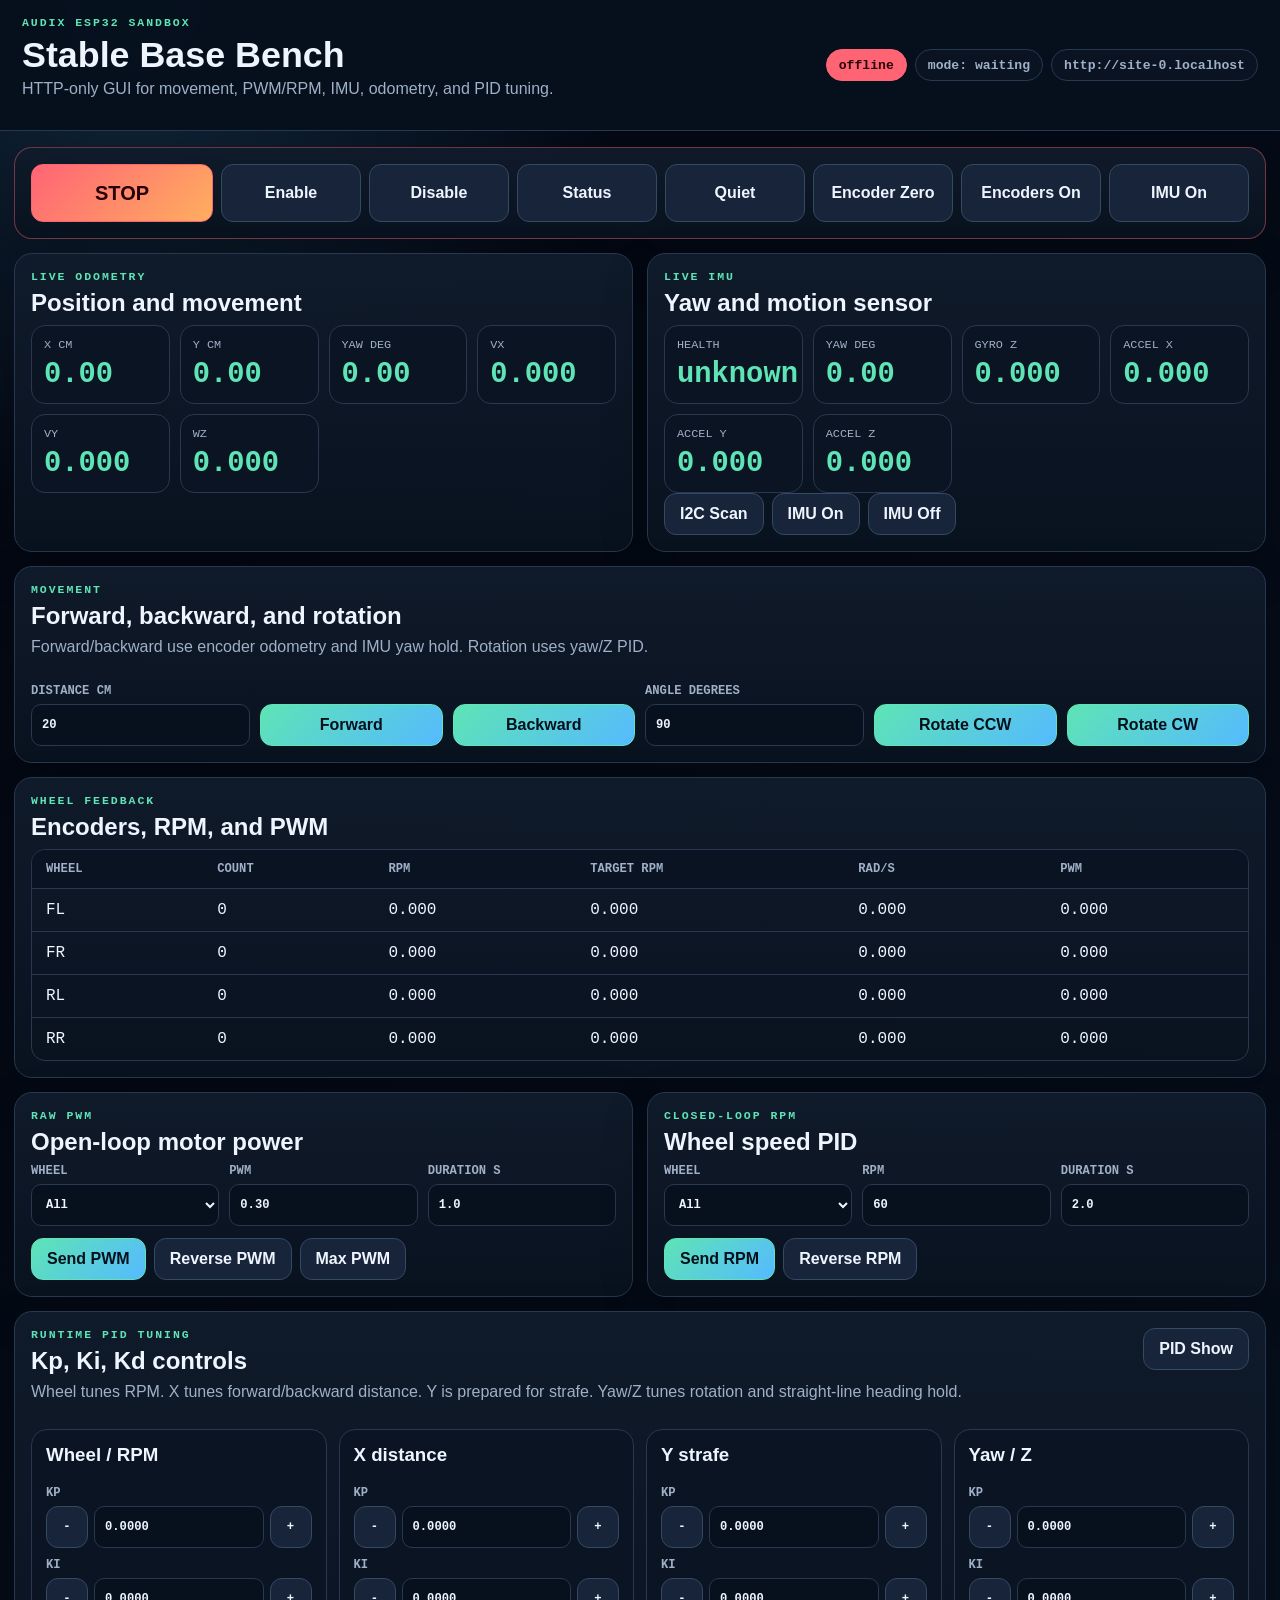
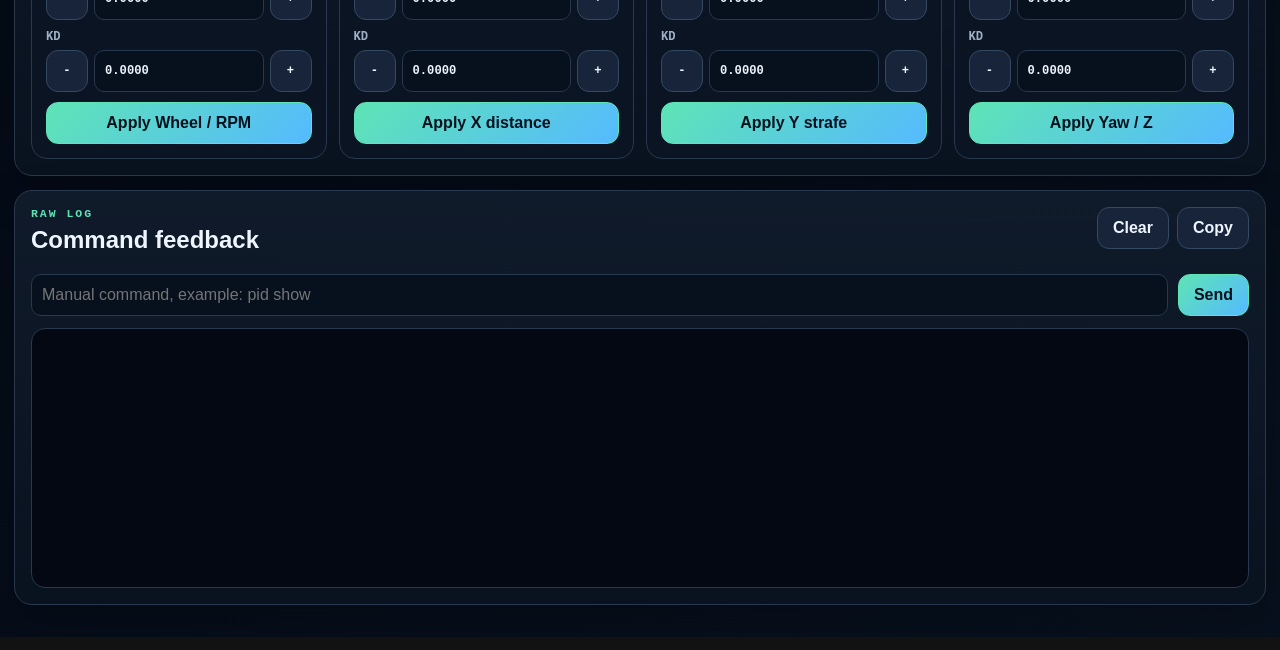
<file: source-repositories/aduix-esp32-windows-test/visualizer/index.html>
<!DOCTYPE html>
<html lang="en">
<head>
    <meta charset="UTF-8">
    <meta name="viewport" content="width=device-width, initial-scale=1.0">
    <title>Audix ESP32 Base Bench</title>
    <link rel="stylesheet" href="./styles.css">
</head>
<body>
    <header class="topbar">
        <div>
            <p class="eyebrow">Audix ESP32 sandbox</p>
            <h1>Stable Base Bench</h1>
            <p>HTTP-only GUI for movement, PWM/RPM, IMU, odometry, and PID tuning.</p>
        </div>
        <div class="status-row">
            <span id="connectionBadge" class="badge warning">Connecting</span>
            <span id="modeBadge" class="badge idle">mode: waiting</span>
            <span id="endpointValue" class="socket">http://192.168.4.1</span>
        </div>
    </header>

    <main class="shell">
        <section class="panel safety-panel">
            <button class="danger big-action" data-command="stop">STOP</button>
            <button data-command="enable on">Enable</button>
            <button data-command="enable off">Disable</button>
            <button data-command="status">Status</button>
            <button data-command="quiet">Quiet</button>
            <button data-command="encoders zero">Encoder Zero</button>
            <button data-command="encoders on">Encoders On</button>
            <button data-command="imu on">IMU On</button>
        </section>

        <section class="grid two">
            <article class="panel">
                <p class="eyebrow">Live odometry</p>
                <h2>Position and movement</h2>
                <div class="metric-grid">
                    <div class="metric"><span>x cm</span><strong id="odomXCm">0.00</strong></div>
                    <div class="metric"><span>y cm</span><strong id="odomYCm">0.00</strong></div>
                    <div class="metric"><span>yaw deg</span><strong id="odomYawDeg">0.00</strong></div>
                    <div class="metric"><span>vx</span><strong id="odomVx">0.000</strong></div>
                    <div class="metric"><span>vy</span><strong id="odomVy">0.000</strong></div>
                    <div class="metric"><span>wz</span><strong id="odomWz">0.000</strong></div>
                </div>
            </article>

            <article class="panel">
                <p class="eyebrow">Live IMU</p>
                <h2>Yaw and motion sensor</h2>
                <div class="metric-grid">
                    <div class="metric"><span>health</span><strong id="imuHealth">unknown</strong></div>
                    <div class="metric"><span>yaw deg</span><strong id="imuYawDeg">0.00</strong></div>
                    <div class="metric"><span>gyro z</span><strong id="imuGyroZ">0.000</strong></div>
                    <div class="metric"><span>accel x</span><strong id="imuAccelX">0.000</strong></div>
                    <div class="metric"><span>accel y</span><strong id="imuAccelY">0.000</strong></div>
                    <div class="metric"><span>accel z</span><strong id="imuAccelZ">0.000</strong></div>
                </div>
                <div class="button-row">
                    <button data-command="i2cscan">I2C Scan</button>
                    <button data-command="imu on">IMU On</button>
                    <button data-command="imu off">IMU Off</button>
                </div>
            </article>
        </section>

        <section class="panel">
            <div class="section-title">
                <div>
                    <p class="eyebrow">Movement</p>
                    <h2>Forward, backward, and rotation</h2>
                    <p>Forward/backward use encoder odometry and IMU yaw hold. Rotation uses yaw/Z PID.</p>
                </div>
            </div>
            <div class="control-grid">
                <label>Distance cm
                    <input id="distanceCm" type="number" value="20" step="1">
                </label>
                <button class="primary" id="forwardButton">Forward</button>
                <button class="primary" id="backwardButton">Backward</button>
                <label>Angle degrees
                    <input id="angleDeg" type="number" value="90" step="5">
                </label>
                <button class="primary" id="rotateCcwButton">Rotate CCW</button>
                <button class="primary" id="rotateCwButton">Rotate CW</button>
            </div>
        </section>

        <section class="panel">
            <p class="eyebrow">Wheel feedback</p>
            <h2>Encoders, RPM, and PWM</h2>
            <div class="table-wrap">
                <table>
                    <thead>
                        <tr>
                            <th>Wheel</th>
                            <th>Count</th>
                            <th>RPM</th>
                            <th>Target RPM</th>
                            <th>rad/s</th>
                            <th>PWM</th>
                        </tr>
                    </thead>
                    <tbody>
                        <tr><td>FL</td><td id="flCount">0</td><td id="flRpm">0.000</td><td id="flTargetRpm">0.000</td><td id="flRadS">0.000</td><td id="flPwm">0.000</td></tr>
                        <tr><td>FR</td><td id="frCount">0</td><td id="frRpm">0.000</td><td id="frTargetRpm">0.000</td><td id="frRadS">0.000</td><td id="frPwm">0.000</td></tr>
                        <tr><td>RL</td><td id="rlCount">0</td><td id="rlRpm">0.000</td><td id="rlTargetRpm">0.000</td><td id="rlRadS">0.000</td><td id="rlPwm">0.000</td></tr>
                        <tr><td>RR</td><td id="rrCount">0</td><td id="rrRpm">0.000</td><td id="rrTargetRpm">0.000</td><td id="rrRadS">0.000</td><td id="rrPwm">0.000</td></tr>
                    </tbody>
                </table>
            </div>
        </section>

        <section class="grid two">
            <article class="panel">
                <p class="eyebrow">Raw PWM</p>
                <h2>Open-loop motor power</h2>
                <div class="form-grid">
                    <label>Wheel
                        <select id="pwmWheel">
                            <option value="all">All</option>
                            <option value="fl">FL</option>
                            <option value="fr">FR</option>
                            <option value="rl">RL</option>
                            <option value="rr">RR</option>
                        </select>
                    </label>
                    <label>PWM
                        <input id="pwmValue" type="number" value="0.30" min="-1" max="1" step="0.05">
                    </label>
                    <label>Duration s
                        <input id="pwmDuration" type="number" value="1.0" min="0.1" step="0.1">
                    </label>
                </div>
                <div class="button-row">
                    <button class="primary" id="sendPwmButton">Send PWM</button>
                    <button id="reversePwmButton">Reverse PWM</button>
                    <button id="maxPwmButton">Max PWM</button>
                </div>
            </article>

            <article class="panel">
                <p class="eyebrow">Closed-loop RPM</p>
                <h2>Wheel speed PID</h2>
                <div class="form-grid">
                    <label>Wheel
                        <select id="rpmWheel">
                            <option value="all">All</option>
                            <option value="fl">FL</option>
                            <option value="fr">FR</option>
                            <option value="rl">RL</option>
                            <option value="rr">RR</option>
                        </select>
                    </label>
                    <label>RPM
                        <input id="rpmValue" type="number" value="60" step="5">
                    </label>
                    <label>Duration s
                        <input id="rpmDuration" type="number" value="2.0" min="0.1" step="0.1">
                    </label>
                </div>
                <div class="button-row">
                    <button class="primary" id="sendRpmButton">Send RPM</button>
                    <button id="reverseRpmButton">Reverse RPM</button>
                </div>
            </article>
        </section>

        <section class="panel">
            <div class="section-title">
                <div>
                    <p class="eyebrow">Runtime PID tuning</p>
                    <h2>Kp, Ki, Kd controls</h2>
                    <p>Wheel tunes RPM. X tunes forward/backward distance. Y is prepared for strafe. Yaw/Z tunes rotation and straight-line heading hold.</p>
                </div>
                <button data-command="pid show">PID Show</button>
            </div>
            <div id="pidRows" class="pid-grid"></div>
        </section>

        <section class="panel">
            <div class="section-title">
                <div>
                    <p class="eyebrow">Raw log</p>
                    <h2>Command feedback</h2>
                </div>
                <div class="button-row">
                    <button id="clearLogButton">Clear</button>
                    <button id="copyLogButton">Copy</button>
                </div>
            </div>
            <form id="commandForm" class="command-form">
                <input id="commandInput" type="text" placeholder="Manual command, example: pid show">
                <button class="primary" type="submit">Send</button>
            </form>
            <div id="terminalLog" class="serial-log"></div>
        </section>
    </main>

    <script type="module" src="./app.js"></script>
</body>
</html>
</file>
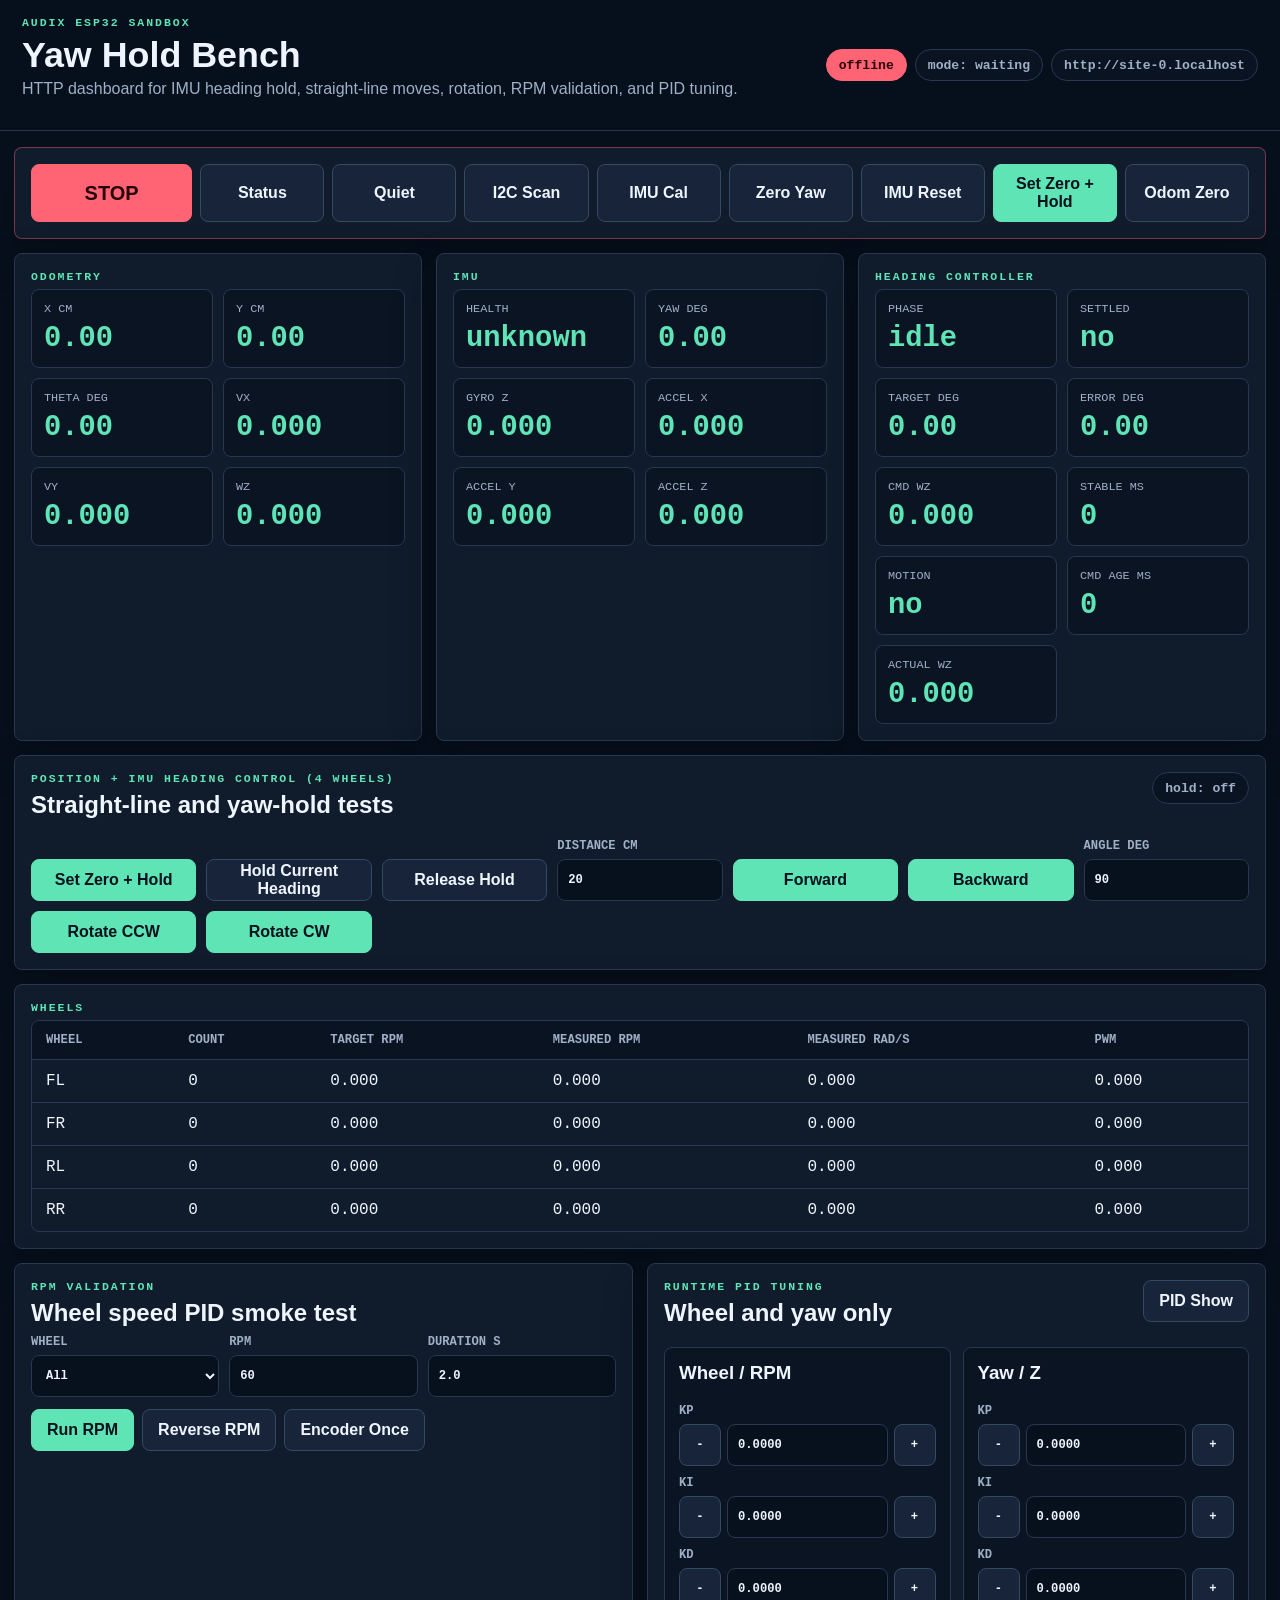
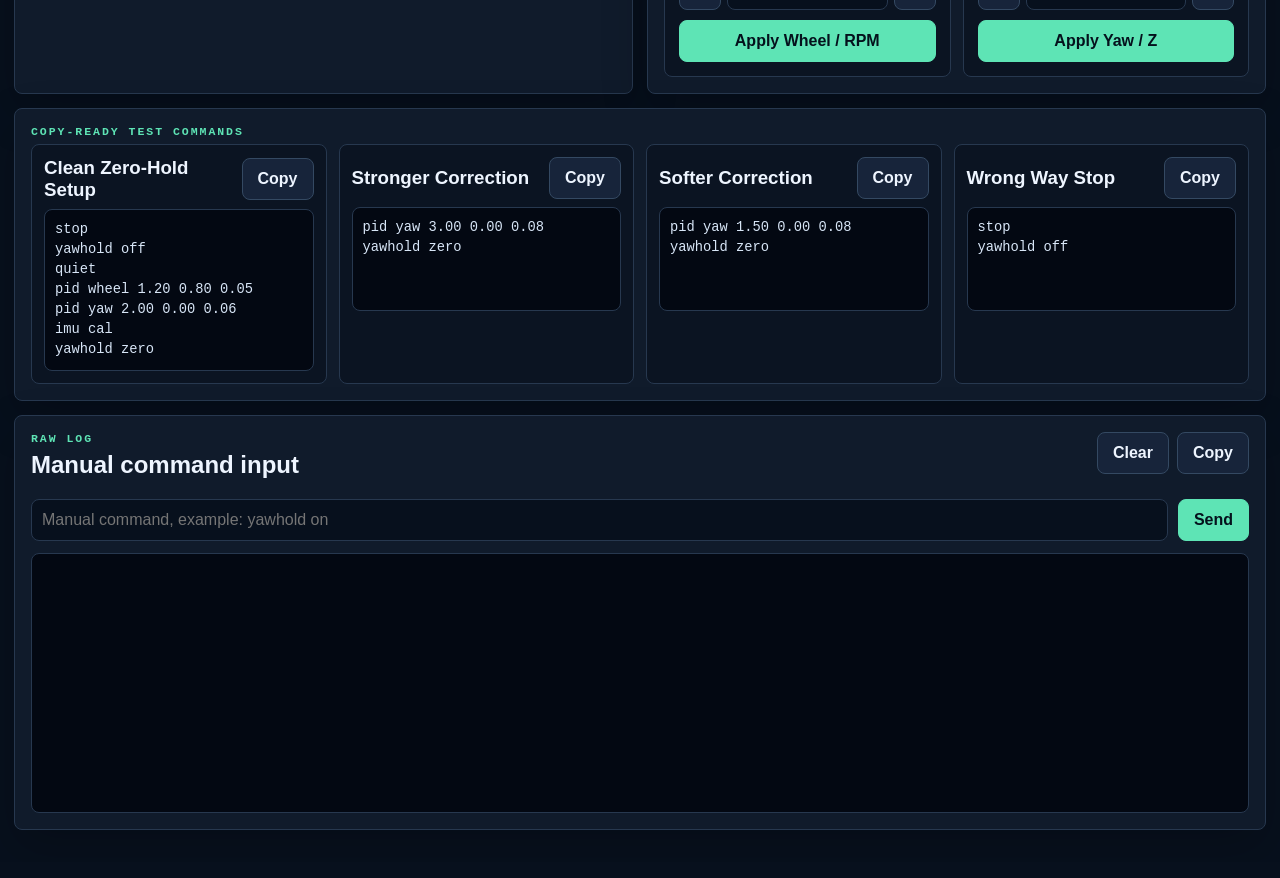
<file: source-repositories/esp32-mecanum-yaw-hold/visualizer/index.html>
<!DOCTYPE html>
<html lang="en">
<head>
    <meta charset="UTF-8">
    <meta name="viewport" content="width=device-width, initial-scale=1.0">
    <title>Audix Yaw Hold Bench</title>
    <link rel="stylesheet" href="./styles.css">
</head>
<body>
    <header class="topbar">
        <div>
            <p class="eyebrow">Audix ESP32 sandbox</p>
            <h1>Yaw Hold Bench</h1>
            <p>HTTP dashboard for IMU heading hold, straight-line moves, rotation, RPM validation, and PID tuning.</p>
        </div>
        <div class="status-row">
            <span id="connectionBadge" class="badge warning">Connecting</span>
            <span id="modeBadge" class="badge idle">mode: waiting</span>
            <span id="endpointValue" class="socket">http://192.168.4.1</span>
        </div>
    </header>

    <main class="shell">
        <section class="panel safety-panel">
            <button class="danger big-action" data-command="stop">STOP</button>
            <button data-command="status">Status</button>
            <button data-command="quiet">Quiet</button>
            <button data-command="i2cscan">I2C Scan</button>
            <button data-command="imu cal">IMU Cal</button>
            <button data-command="imu zero">Zero Yaw</button>
            <button data-command="imu reset">IMU Reset</button>
            <button class="primary" data-command="yawhold zero">Set Zero + Hold</button>
            <button data-command="encoders zero">Odom Zero</button>
        </section>

        <section class="grid three">
            <article class="panel">
                <p class="eyebrow">Odometry</p>
                <div class="metric-grid">
                    <div class="metric"><span>x cm</span><strong id="odomXCm">0.00</strong></div>
                    <div class="metric"><span>y cm</span><strong id="odomYCm">0.00</strong></div>
                    <div class="metric"><span>theta deg</span><strong id="odomYawDeg">0.00</strong></div>
                    <div class="metric"><span>vx</span><strong id="odomVx">0.000</strong></div>
                    <div class="metric"><span>vy</span><strong id="odomVy">0.000</strong></div>
                    <div class="metric"><span>wz</span><strong id="odomWz">0.000</strong></div>
                </div>
            </article>

            <article class="panel">
                <p class="eyebrow">IMU</p>
                <div class="metric-grid">
                    <div class="metric"><span>health</span><strong id="imuHealth">unknown</strong></div>
                    <div class="metric"><span>yaw deg</span><strong id="imuYawDeg">0.00</strong></div>
                    <div class="metric"><span>gyro z</span><strong id="imuGyroZ">0.000</strong></div>
                    <div class="metric"><span>accel x</span><strong id="imuAccelX">0.000</strong></div>
                    <div class="metric"><span>accel y</span><strong id="imuAccelY">0.000</strong></div>
                    <div class="metric"><span>accel z</span><strong id="imuAccelZ">0.000</strong></div>
                </div>
            </article>

            <article class="panel">
                <p class="eyebrow">Heading controller</p>
                <div class="metric-grid">
                    <div class="metric"><span>phase</span><strong id="headingPhase">idle</strong></div>
                    <div class="metric"><span>settled</span><strong id="headingSettled">no</strong></div>
                    <div class="metric"><span>target deg</span><strong id="headingTargetDeg">0.00</strong></div>
                    <div class="metric"><span>error deg</span><strong id="headingErrorDeg">0.00</strong></div>
                    <div class="metric"><span>cmd wz</span><strong id="headingCommandWz">0.000</strong></div>
                    <div class="metric"><span>stable ms</span><strong id="headingStableMs">0</strong></div>
                    <div class="metric"><span>motion</span><strong id="commandMotionAllowed">no</strong></div>
                    <div class="metric"><span>cmd age ms</span><strong id="commandAgeMs">0</strong></div>
                    <div class="metric"><span>actual wz</span><strong id="commandWzActual">0.000</strong></div>
                </div>
                <div id="yawPathWarning" class="path-warning hidden">Yaw command is active, but wheel targets are still zero.</div>
            </article>
        </section>

        <section class="panel">
            <div class="section-title">
                <div>
                    <p class="eyebrow">Position + IMU heading control (4 wheels)</p>
                    <h2>Straight-line and yaw-hold tests</h2>
                </div>
                <span id="holdBadge" class="badge">hold: off</span>
            </div>
            <div class="test-grid">
                <button class="primary" data-command="yawhold zero">Set Zero + Hold</button>
                <button data-command="yawhold on">Hold Current Heading</button>
                <button data-command="yawhold off">Release Hold</button>
                <label>Distance cm
                    <input id="distanceCm" type="number" value="20" step="1">
                </label>
                <button class="primary" id="forwardButton">Forward</button>
                <button class="primary" id="backwardButton">Backward</button>
                <label>Angle deg
                    <input id="angleDeg" type="number" value="90" step="5">
                </label>
                <button class="primary" id="rotateCcwButton">Rotate CCW</button>
                <button class="primary" id="rotateCwButton">Rotate CW</button>
            </div>
        </section>

        <section class="panel">
            <p class="eyebrow">Wheels</p>
            <div class="table-wrap">
                <table>
                    <thead>
                        <tr>
                            <th>Wheel</th>
                            <th>Count</th>
                            <th>Target RPM</th>
                            <th>Measured RPM</th>
                            <th>Measured rad/s</th>
                            <th>PWM</th>
                        </tr>
                    </thead>
                    <tbody>
                        <tr><td>FL</td><td id="flCount">0</td><td id="flTargetRpm">0.000</td><td id="flRpm">0.000</td><td id="flRadS">0.000</td><td id="flPwm">0.000</td></tr>
                        <tr><td>FR</td><td id="frCount">0</td><td id="frTargetRpm">0.000</td><td id="frRpm">0.000</td><td id="frRadS">0.000</td><td id="frPwm">0.000</td></tr>
                        <tr><td>RL</td><td id="rlCount">0</td><td id="rlTargetRpm">0.000</td><td id="rlRpm">0.000</td><td id="rlRadS">0.000</td><td id="rlPwm">0.000</td></tr>
                        <tr><td>RR</td><td id="rrCount">0</td><td id="rrTargetRpm">0.000</td><td id="rrRpm">0.000</td><td id="rrRadS">0.000</td><td id="rrPwm">0.000</td></tr>
                    </tbody>
                </table>
            </div>
        </section>

        <section class="grid two">
            <article class="panel">
                <p class="eyebrow">RPM validation</p>
                <h2>Wheel speed PID smoke test</h2>
                <div class="form-grid">
                    <label>Wheel
                        <select id="rpmWheel">
                            <option value="all">All</option>
                            <option value="fl">FL</option>
                            <option value="fr">FR</option>
                            <option value="rl">RL</option>
                            <option value="rr">RR</option>
                        </select>
                    </label>
                    <label>RPM
                        <input id="rpmValue" type="number" value="60" step="5">
                    </label>
                    <label>Duration s
                        <input id="rpmDuration" type="number" value="2.0" min="0.1" step="0.1">
                    </label>
                </div>
                <div class="button-row">
                    <button class="primary" id="sendRpmButton">Run RPM</button>
                    <button id="reverseRpmButton">Reverse RPM</button>
                    <button data-command="encoders once">Encoder Once</button>
                </div>
            </article>

            <article class="panel">
                <div class="section-title">
                    <div>
                        <p class="eyebrow">Runtime PID tuning</p>
                        <h2>Wheel and yaw only</h2>
                    </div>
                    <button data-command="pid show">PID Show</button>
                </div>
                <div id="pidRows" class="pid-grid"></div>
            </article>
        </section>

        <section class="panel">
            <p class="eyebrow">Copy-ready test commands</p>
            <div class="command-block-grid">
                <article class="command-card">
                    <div class="section-title compact">
                        <h3>Clean Zero-Hold Setup</h3>
                        <button data-copy-target="setupCommands">Copy</button>
                    </div>
                    <pre id="setupCommands" class="command-text">stop
yawhold off
quiet
pid wheel 1.20 0.80 0.05
pid yaw 2.00 0.00 0.06
imu cal
yawhold zero</pre>
                </article>
                <article class="command-card">
                    <div class="section-title compact">
                        <h3>Stronger Correction</h3>
                        <button data-copy-target="strongCommands">Copy</button>
                    </div>
                    <pre id="strongCommands" class="command-text">pid yaw 3.00 0.00 0.08
yawhold zero</pre>
                </article>
                <article class="command-card">
                    <div class="section-title compact">
                        <h3>Softer Correction</h3>
                        <button data-copy-target="softCommands">Copy</button>
                    </div>
                    <pre id="softCommands" class="command-text">pid yaw 1.50 0.00 0.08
yawhold zero</pre>
                </article>
                <article class="command-card">
                    <div class="section-title compact">
                        <h3>Wrong Way Stop</h3>
                        <button data-copy-target="stopCommands">Copy</button>
                    </div>
                    <pre id="stopCommands" class="command-text">stop
yawhold off</pre>
                </article>
            </div>
        </section>

        <section class="panel">
            <div class="section-title">
                <div>
                    <p class="eyebrow">Raw log</p>
                    <h2>Manual command input</h2>
                </div>
                <div class="button-row">
                    <button id="clearLogButton">Clear</button>
                    <button id="copyLogButton">Copy</button>
                </div>
            </div>
            <form id="commandForm" class="command-form">
                <input id="commandInput" type="text" placeholder="Manual command, example: yawhold on">
                <button class="primary" type="submit">Send</button>
            </form>
            <div id="terminalLog" class="serial-log"></div>
        </section>
    </main>

    <script type="module" src="./app.js"></script>
</body>
</html>
</file>
<file: source-repositories/aduix-esp32-windows-test/visualizer/styles.css>
:root {
  color-scheme: dark;
  --bg: #07101d;
  --panel: #101b2b;
  --panel-soft: #0b1422;
  --line: #27384f;
  --text: #eef5ff;
  --muted: #9fb0c7;
  --green: #5ee4b5;
  --blue: #55baff;
  --yellow: #ffd166;
  --red: #ff6475;
  --orange: #ffae5f;
  --mono: "Cascadia Mono", Consolas, monospace;
  --sans: "Segoe UI", Arial, sans-serif;
}

* {
  box-sizing: border-box;
}

body {
  margin: 0;
  min-height: 100vh;
  color: var(--text);
  background:
    radial-gradient(circle at 10% 0%, rgba(85, 186, 255, 0.18), transparent 32rem),
    linear-gradient(135deg, #030711, var(--bg));
  font-family: var(--sans);
}

button,
input,
select {
  font: inherit;
}

button {
  min-height: 42px;
  padding: 0 15px;
  border: 1px solid #344962;
  border-radius: 12px;
  color: var(--text);
  background: #17243a;
  cursor: pointer;
  font-weight: 800;
}

button:hover {
  border-color: var(--blue);
  background: #223653;
}

button.primary {
  color: #04111c;
  border-color: var(--green);
  background: linear-gradient(135deg, var(--green), var(--blue));
}

button.danger {
  color: #270209;
  border-color: var(--red);
  background: linear-gradient(135deg, var(--red), var(--orange));
}

input,
select {
  min-height: 42px;
  width: 100%;
  border: 1px solid var(--line);
  border-radius: 10px;
  padding: 0 10px;
  color: var(--text);
  background: #07101d;
  outline: none;
}

input:focus,
select:focus {
  border-color: var(--blue);
}

.topbar {
  position: sticky;
  top: 0;
  z-index: 10;
  display: flex;
  align-items: center;
  justify-content: space-between;
  gap: 16px;
  padding: 16px 22px;
  border-bottom: 1px solid var(--line);
  background: rgba(7, 16, 29, 0.95);
}

.topbar h1,
.topbar p,
h2,
h3,
p {
  margin-top: 0;
}

h1 {
  margin-bottom: 4px;
  font-size: clamp(1.4rem, 2.8vw, 2.4rem);
}

h2 {
  margin-bottom: 8px;
}

h3 {
  margin-bottom: 10px;
}

p {
  color: var(--muted);
}

.eyebrow {
  margin: 0 0 6px;
  color: var(--green);
  font-family: var(--mono);
  font-size: 0.72rem;
  font-weight: 900;
  letter-spacing: 0.17em;
  text-transform: uppercase;
}

.status-row,
.button-row {
  display: flex;
  flex-wrap: wrap;
  gap: 8px;
  align-items: center;
}

.badge,
.socket {
  display: inline-flex;
  min-height: 32px;
  align-items: center;
  border: 1px solid var(--line);
  border-radius: 999px;
  padding: 0 12px;
  color: var(--muted);
  background: #0a1322;
  font-family: var(--mono);
  font-size: 0.82rem;
  font-weight: 900;
}

.badge.connected {
  color: #062114;
  border-color: var(--green);
  background: var(--green);
}

.badge.warning {
  color: #251800;
  border-color: var(--yellow);
  background: var(--yellow);
}

.badge.danger {
  color: #2a0308;
  border-color: var(--red);
  background: var(--red);
}

.shell {
  width: min(1360px, calc(100% - 28px));
  margin: 16px auto 32px;
  display: grid;
  gap: 14px;
}

.panel {
  border: 1px solid var(--line);
  border-radius: 18px;
  padding: 16px;
  background: linear-gradient(180deg, rgba(16, 27, 43, 0.96), rgba(9, 18, 31, 0.96));
  box-shadow: 0 18px 48px rgba(0, 0, 0, 0.2);
}

.safety-panel {
  display: grid;
  grid-template-columns: 1.3fr repeat(7, 1fr);
  gap: 8px;
  border-color: rgba(255, 100, 117, 0.42);
}

.big-action {
  min-height: 58px;
  font-size: 1.25rem;
}

.grid.two {
  display: grid;
  grid-template-columns: repeat(2, minmax(0, 1fr));
  gap: 14px;
}

.section-title {
  display: flex;
  align-items: flex-start;
  justify-content: space-between;
  gap: 12px;
  margin-bottom: 12px;
}

.metric-grid {
  display: grid;
  grid-template-columns: repeat(auto-fit, minmax(130px, 1fr));
  gap: 10px;
}

.metric {
  padding: 12px;
  border: 1px solid var(--line);
  border-radius: 14px;
  background: var(--panel-soft);
}

.metric span {
  display: block;
  color: var(--muted);
  font-family: var(--mono);
  font-size: 0.74rem;
  text-transform: uppercase;
}

.metric strong {
  display: block;
  margin-top: 6px;
  color: var(--green);
  font-family: var(--mono);
  font-size: clamp(1.1rem, 2.5vw, 1.8rem);
}

.control-grid {
  display: grid;
  grid-template-columns: 1.2fr repeat(2, 1fr) 1.2fr repeat(2, 1fr);
  gap: 10px;
  align-items: end;
}

.form-grid {
  display: grid;
  grid-template-columns: repeat(3, 1fr);
  gap: 10px;
  margin-bottom: 12px;
}

label {
  display: grid;
  gap: 6px;
  color: var(--muted);
  font-family: var(--mono);
  font-size: 0.76rem;
  font-weight: 800;
  text-transform: uppercase;
}

.table-wrap {
  overflow-x: auto;
  border: 1px solid var(--line);
  border-radius: 14px;
}

table {
  width: 100%;
  min-width: 760px;
  border-collapse: collapse;
}

th,
td {
  padding: 12px 14px;
  border-bottom: 1px solid var(--line);
  text-align: left;
  font-family: var(--mono);
}

th {
  color: var(--muted);
  background: #0a1322;
  font-size: 0.76rem;
  text-transform: uppercase;
}

tbody tr:last-child td {
  border-bottom: 0;
}

.pid-grid {
  display: grid;
  grid-template-columns: repeat(auto-fit, minmax(250px, 1fr));
  gap: 12px;
}

.pid-row {
  display: grid;
  gap: 10px;
  padding: 14px;
  border: 1px solid var(--line);
  border-radius: 16px;
  background: var(--panel-soft);
}

.stepper {
  display: grid;
  grid-template-columns: 42px 1fr 42px;
  gap: 6px;
}

.stepper button {
  padding: 0;
}

.command-form {
  display: grid;
  grid-template-columns: 1fr auto;
  gap: 10px;
  margin-bottom: 12px;
}

.serial-log {
  height: 260px;
  overflow: auto;
  white-space: pre-wrap;
  border: 1px solid var(--line);
  border-radius: 14px;
  padding: 10px;
  color: #d8e6f7;
  background: #030812;
  font-family: var(--mono);
  font-size: 0.88rem;
  line-height: 1.45;
}

@media (max-width: 980px) {
  .topbar,
  .grid.two,
  .section-title,
  .control-grid,
  .form-grid,
  .command-form {
    display: block;
  }

  .status-row,
  .button-row {
    margin-top: 10px;
  }

  .safety-panel {
    grid-template-columns: 1fr 1fr;
  }

  .panel button,
  .panel label {
    margin-top: 8px;
  }
}
</file>
<file: source-repositories/esp32-mecanum-yaw-hold/visualizer/styles.css>
:root {
  color-scheme: dark;
  --bg: #07101d;
  --panel: #101b2b;
  --panel-soft: #0b1422;
  --line: #27384f;
  --text: #eef5ff;
  --muted: #9fb0c7;
  --green: #5ee4b5;
  --blue: #55baff;
  --yellow: #ffd166;
  --red: #ff6475;
  --orange: #ffae5f;
  --mono: "Cascadia Mono", Consolas, monospace;
  --sans: "Segoe UI", Arial, sans-serif;
}

* {
  box-sizing: border-box;
}

body {
  margin: 0;
  min-height: 100vh;
  color: var(--text);
  background: #07101d;
  font-family: var(--sans);
}

button,
input,
select {
  font: inherit;
}

button {
  min-height: 42px;
  padding: 0 15px;
  border: 1px solid #344962;
  border-radius: 8px;
  color: var(--text);
  background: #17243a;
  cursor: pointer;
  font-weight: 800;
}

button:hover {
  border-color: var(--blue);
  background: #223653;
}

button.primary {
  color: #04111c;
  border-color: var(--green);
  background: var(--green);
}

button.danger {
  color: #270209;
  border-color: var(--red);
  background: var(--red);
}

input,
select {
  min-height: 42px;
  width: 100%;
  border: 1px solid var(--line);
  border-radius: 8px;
  padding: 0 10px;
  color: var(--text);
  background: #07101d;
  outline: none;
}

input:focus,
select:focus {
  border-color: var(--blue);
}

.topbar {
  position: sticky;
  top: 0;
  z-index: 10;
  display: flex;
  align-items: center;
  justify-content: space-between;
  gap: 16px;
  padding: 16px 22px;
  border-bottom: 1px solid var(--line);
  background: rgba(7, 16, 29, 0.95);
}

.topbar h1,
.topbar p,
h2,
h3,
p {
  margin-top: 0;
}

h1 {
  margin-bottom: 4px;
  font-size: clamp(1.4rem, 2.8vw, 2.4rem);
}

h2 {
  margin-bottom: 8px;
}

h3 {
  margin-bottom: 10px;
}

p {
  color: var(--muted);
}

.eyebrow {
  margin: 0 0 6px;
  color: var(--green);
  font-family: var(--mono);
  font-size: 0.72rem;
  font-weight: 900;
  letter-spacing: 0.17em;
  text-transform: uppercase;
}

.status-row,
.button-row {
  display: flex;
  flex-wrap: wrap;
  gap: 8px;
  align-items: center;
}

.badge,
.socket {
  display: inline-flex;
  min-height: 32px;
  align-items: center;
  border: 1px solid var(--line);
  border-radius: 999px;
  padding: 0 12px;
  color: var(--muted);
  background: #0a1322;
  font-family: var(--mono);
  font-size: 0.82rem;
  font-weight: 900;
}

.badge.connected {
  color: #062114;
  border-color: var(--green);
  background: var(--green);
}

.badge.warning {
  color: #251800;
  border-color: var(--yellow);
  background: var(--yellow);
}

.badge.danger {
  color: #2a0308;
  border-color: var(--red);
  background: var(--red);
}

.shell {
  width: min(1360px, calc(100% - 28px));
  margin: 16px auto 32px;
  display: grid;
  gap: 14px;
}

.panel {
  border: 1px solid var(--line);
  border-radius: 8px;
  padding: 16px;
  background: #101b2b;
  box-shadow: 0 18px 48px rgba(0, 0, 0, 0.2);
}

.safety-panel {
  display: grid;
  grid-template-columns: 1.3fr repeat(8, 1fr);
  gap: 8px;
  border-color: rgba(255, 100, 117, 0.42);
}

.big-action {
  min-height: 58px;
  font-size: 1.25rem;
}

.grid.two {
  display: grid;
  grid-template-columns: repeat(2, minmax(0, 1fr));
  gap: 14px;
}

.grid.three {
  display: grid;
  grid-template-columns: repeat(3, minmax(0, 1fr));
  gap: 14px;
}

.section-title {
  display: flex;
  align-items: flex-start;
  justify-content: space-between;
  gap: 12px;
  margin-bottom: 12px;
}

.section-title.compact {
  align-items: center;
  margin-bottom: 8px;
}

.section-title.compact h3 {
  margin-bottom: 0;
}

.metric-grid {
  display: grid;
  grid-template-columns: repeat(auto-fit, minmax(130px, 1fr));
  gap: 10px;
}

.metric {
  padding: 12px;
  border: 1px solid var(--line);
  border-radius: 8px;
  background: var(--panel-soft);
}

.metric span {
  display: block;
  color: var(--muted);
  font-family: var(--mono);
  font-size: 0.74rem;
  text-transform: uppercase;
}

.metric strong {
  display: block;
  margin-top: 6px;
  color: var(--green);
  font-family: var(--mono);
  font-size: clamp(1.1rem, 2.5vw, 1.8rem);
}

.control-grid {
  display: grid;
  grid-template-columns: 1.2fr repeat(2, 1fr) 1.2fr repeat(2, 1fr);
  gap: 10px;
  align-items: end;
}

.test-grid {
  display: grid;
  grid-template-columns: repeat(auto-fit, minmax(150px, 1fr));
  gap: 10px;
  align-items: end;
}

.form-grid {
  display: grid;
  grid-template-columns: repeat(3, 1fr);
  gap: 10px;
  margin-bottom: 12px;
}

label {
  display: grid;
  gap: 6px;
  color: var(--muted);
  font-family: var(--mono);
  font-size: 0.76rem;
  font-weight: 800;
  text-transform: uppercase;
}

.table-wrap {
  overflow-x: auto;
  border: 1px solid var(--line);
  border-radius: 8px;
}

table {
  width: 100%;
  min-width: 760px;
  border-collapse: collapse;
}

th,
td {
  padding: 12px 14px;
  border-bottom: 1px solid var(--line);
  text-align: left;
  font-family: var(--mono);
}

th {
  color: var(--muted);
  background: #0a1322;
  font-size: 0.76rem;
  text-transform: uppercase;
}

tbody tr:last-child td {
  border-bottom: 0;
}

.pid-grid {
  display: grid;
  grid-template-columns: repeat(auto-fit, minmax(250px, 1fr));
  gap: 12px;
}

.pid-row {
  display: grid;
  gap: 10px;
  padding: 14px;
  border: 1px solid var(--line);
  border-radius: 8px;
  background: var(--panel-soft);
}

.path-warning {
  margin-top: 10px;
  border: 1px solid var(--yellow);
  border-radius: 8px;
  padding: 10px 12px;
  color: #251800;
  background: var(--yellow);
  font-family: var(--mono);
  font-weight: 900;
}

.hidden {
  display: none;
}

.command-block-grid {
  display: grid;
  grid-template-columns: repeat(auto-fit, minmax(260px, 1fr));
  gap: 12px;
}

.command-card {
  border: 1px solid var(--line);
  border-radius: 8px;
  padding: 12px;
  background: var(--panel-soft);
}

.command-text {
  min-height: 104px;
  margin: 0;
  overflow: auto;
  white-space: pre-wrap;
  border: 1px solid var(--line);
  border-radius: 8px;
  padding: 10px;
  color: #d8e6f7;
  background: #030812;
  font-family: var(--mono);
  font-size: 0.86rem;
  line-height: 1.45;
}

.stepper {
  display: grid;
  grid-template-columns: 42px 1fr 42px;
  gap: 6px;
}

.stepper button {
  padding: 0;
}

.command-form {
  display: grid;
  grid-template-columns: 1fr auto;
  gap: 10px;
  margin-bottom: 12px;
}

.serial-log {
  height: 260px;
  overflow: auto;
  white-space: pre-wrap;
  border: 1px solid var(--line);
  border-radius: 8px;
  padding: 10px;
  color: #d8e6f7;
  background: #030812;
  font-family: var(--mono);
  font-size: 0.88rem;
  line-height: 1.45;
}

@media (max-width: 980px) {
  .topbar,
  .grid.two,
  .grid.three,
  .section-title,
  .control-grid,
  .test-grid,
  .form-grid,
  .command-form {
    display: block;
  }

  .status-row,
  .button-row {
    margin-top: 10px;
  }

  .safety-panel {
    grid-template-columns: 1fr 1fr;
  }

  .panel button,
  .panel label {
    margin-top: 8px;
  }
}
</file>
